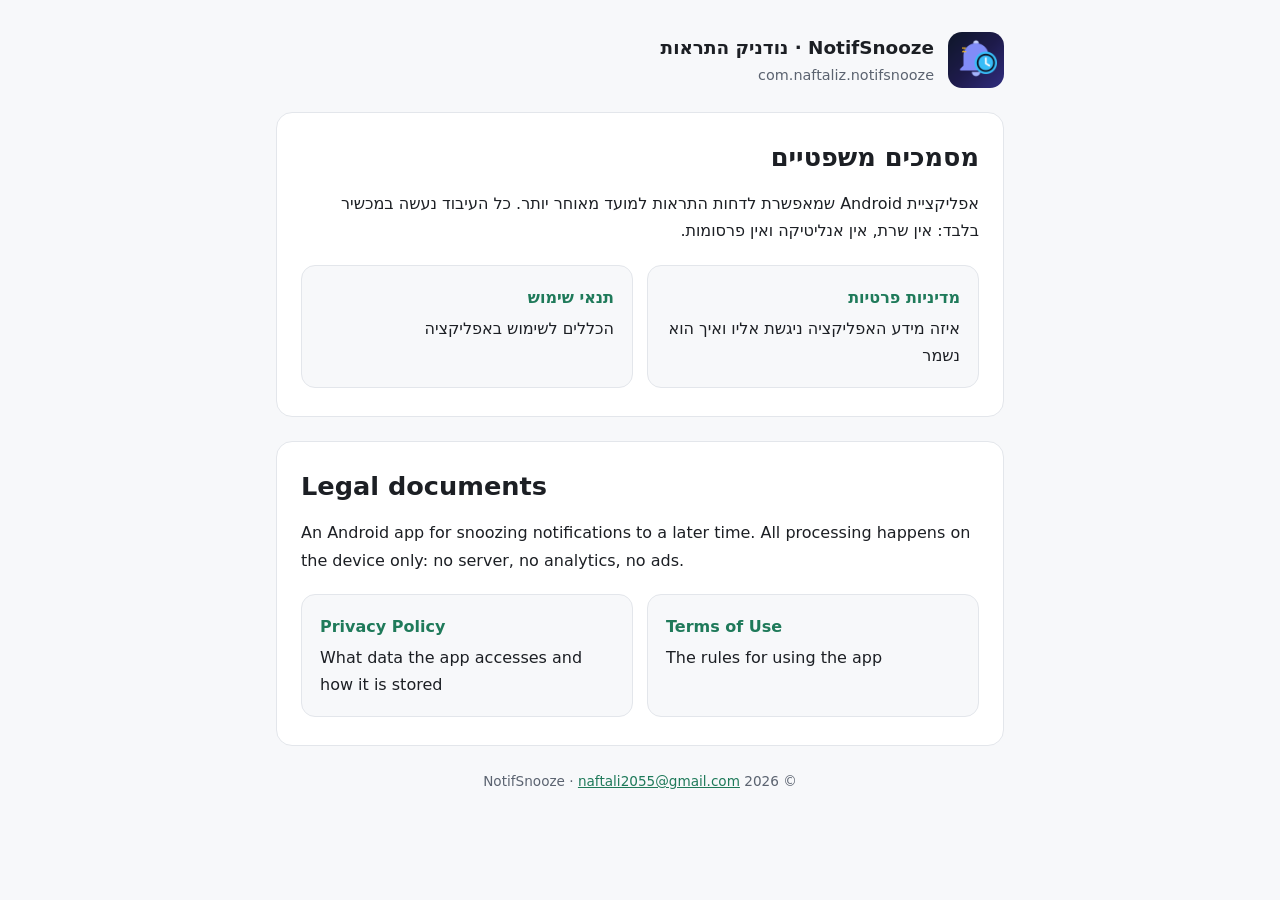
<file: index.html>
<!doctype html>
<html lang="he" dir="rtl">
<head>
<meta charset="utf-8">
<meta name="viewport" content="width=device-width, initial-scale=1">
<title>NotifSnooze – Legal</title>
<meta name="description" content="NotifSnooze (נודניק התראות) – Privacy Policy and Terms of Use">
<link rel="icon" href="icon.png">
<link rel="stylesheet" href="style.css">
</head>
<body>
<div class="wrap">
  <header class="top">
    <img src="icon.png" alt="">
    <div>
      <div class="name">NotifSnooze · נודניק התראות</div>
      <div class="sub">com.naftaliz.notifsnooze</div>
    </div>
  </header>

  <article lang="he">
    <h1>מסמכים משפטיים</h1>
    <p>אפליקציית Android שמאפשרת לדחות התראות למועד מאוחר יותר. כל העיבוד נעשה במכשיר בלבד: אין שרת, אין אנליטיקה ואין פרסומות.</p>
    <div class="cards">
      <a class="card" href="privacy.html"><strong>מדיניות פרטיות</strong>איזה מידע האפליקציה ניגשת אליו ואיך הוא נשמר</a>
      <a class="card" href="terms.html"><strong>תנאי שימוש</strong>הכללים לשימוש באפליקציה</a>
    </div>
  </article>

  <article lang="en">
    <h1>Legal documents</h1>
    <p>An Android app for snoozing notifications to a later time. All processing happens on the device only: no server, no analytics, no ads.</p>
    <div class="cards">
      <a class="card" href="privacy.html#en"><strong>Privacy Policy</strong>What data the app accesses and how it is stored</a>
      <a class="card" href="terms.html#en"><strong>Terms of Use</strong>The rules for using the app</a>
    </div>
  </article>

  <footer>© 2026 NotifSnooze · <a href="mailto:naftali2055@gmail.com">naftali2055@gmail.com</a></footer>
</div>
</body>
</html>
</file>
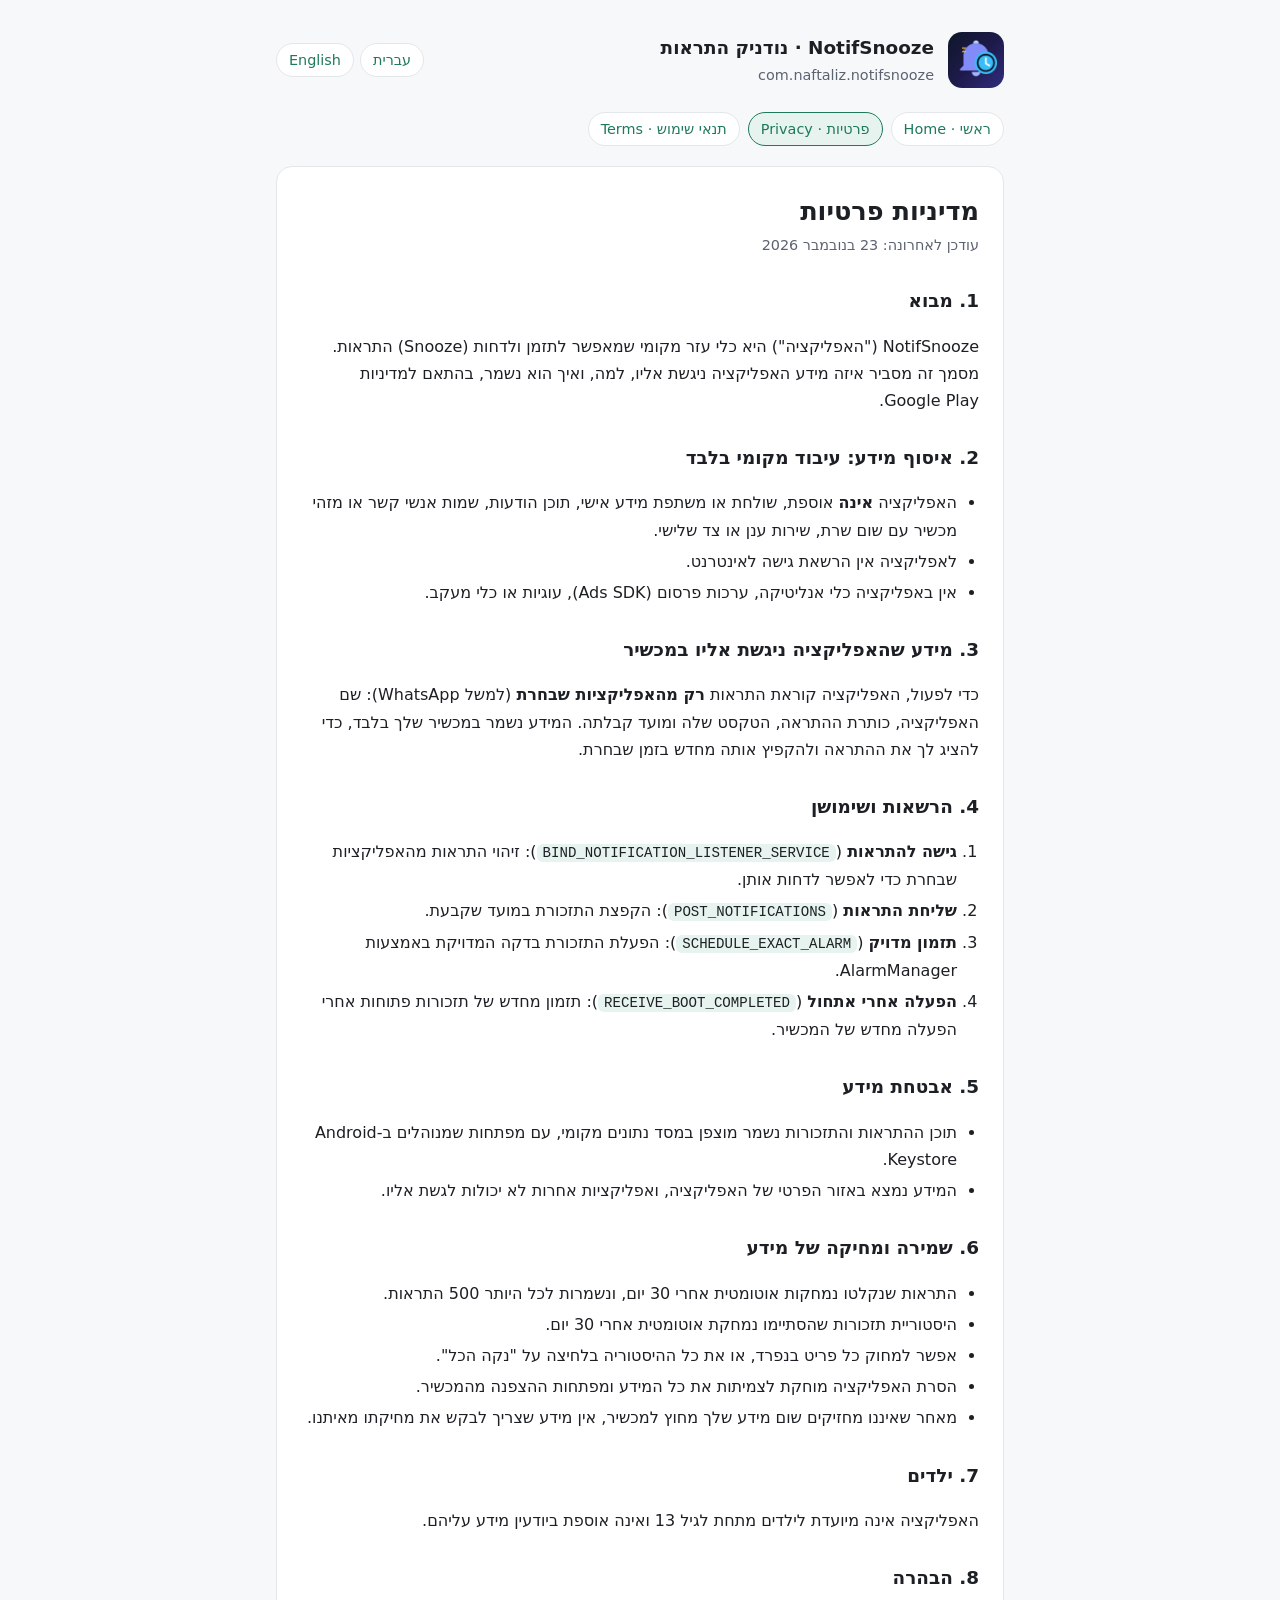
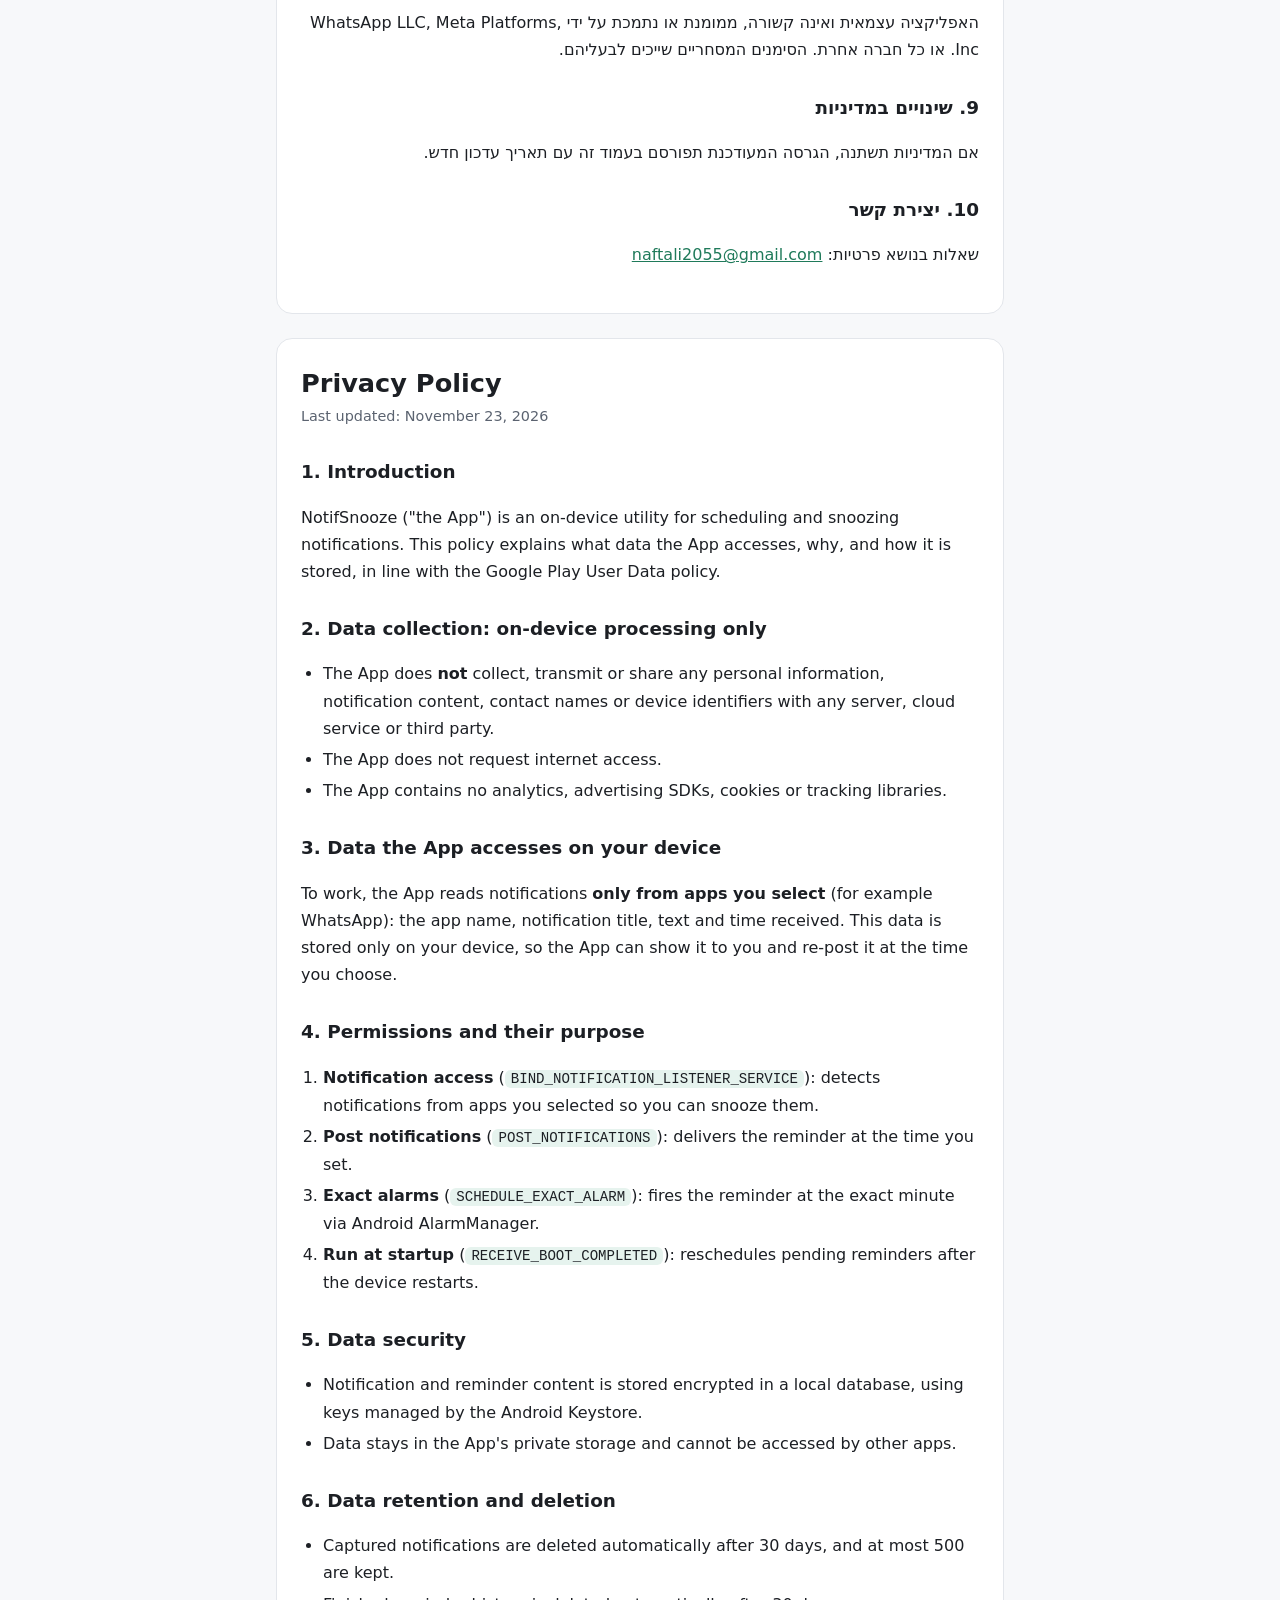
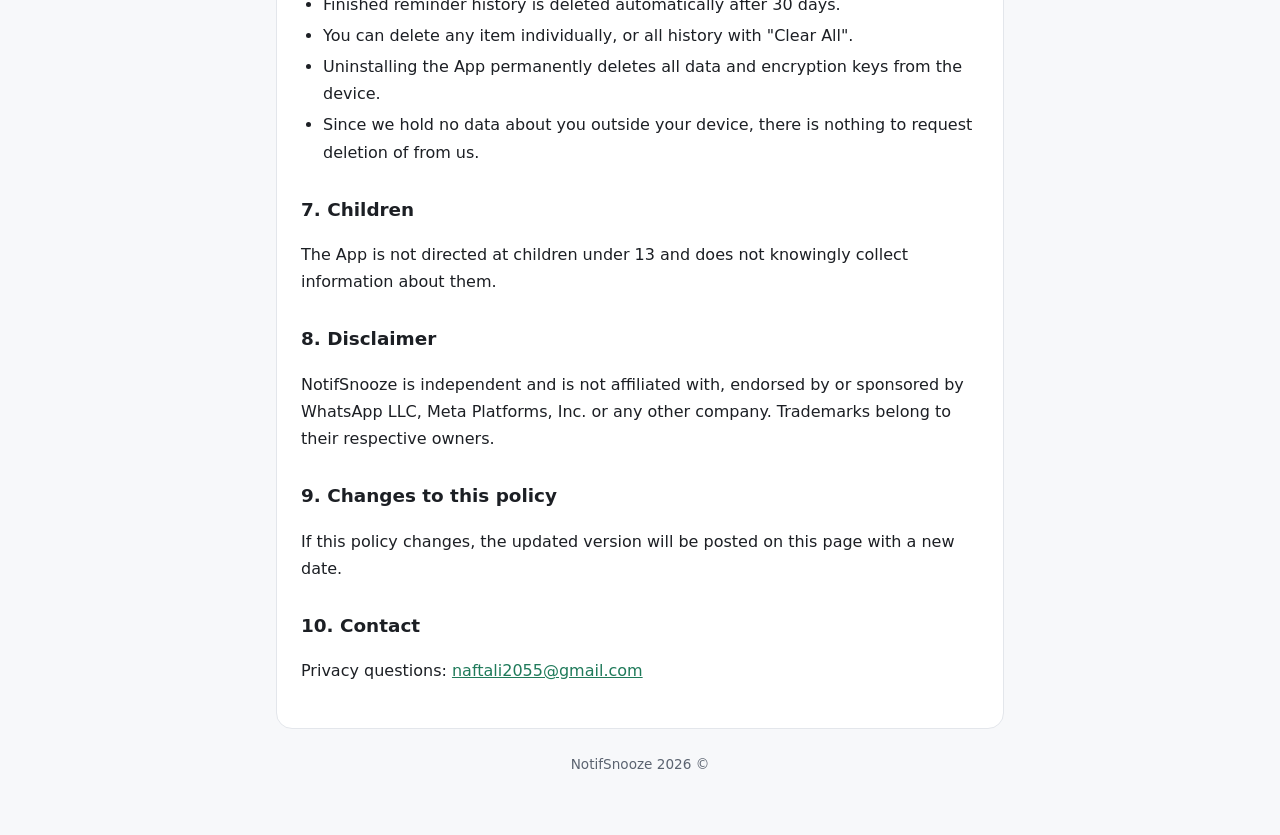
<file: privacy.html>
<!doctype html>
<html lang="he" dir="rtl">
<head>
<meta charset="utf-8">
<meta name="viewport" content="width=device-width, initial-scale=1">
<title>Privacy Policy – NotifSnooze</title>
<meta name="description" content="Privacy Policy for the NotifSnooze Android app (com.naftaliz.notifsnooze)">
<link rel="icon" href="icon.png">
<link rel="stylesheet" href="style.css">
</head>
<body>
<div class="wrap">
  <header class="top">
    <img src="icon.png" alt="">
    <div>
      <div class="name">NotifSnooze · נודניק התראות</div>
      <div class="sub">com.naftaliz.notifsnooze</div>
    </div>
    <nav class="lang"><a href="#he">עברית</a><a href="#en">English</a></nav>
  </header>
  <nav class="pages"><a href="index.html">ראשי · Home</a><a href="privacy.html" aria-current="page">פרטיות · Privacy</a><a href="terms.html">תנאי שימוש · Terms</a></nav>

  <article id="he" lang="he">
    <h1>מדיניות פרטיות</h1>
    <div class="meta">עודכן לאחרונה: 23 בנובמבר 2026</div>

    <h2>1. מבוא</h2>
    <p>NotifSnooze ("האפליקציה") היא כלי עזר מקומי שמאפשר לתזמן ולדחות (Snooze) התראות. מסמך זה מסביר איזה מידע האפליקציה ניגשת אליו, למה, ואיך הוא נשמר, בהתאם למדיניות Google Play.</p>

    <h2>2. איסוף מידע: עיבוד מקומי בלבד</h2>
    <ul>
      <li>האפליקציה <strong>אינה</strong> אוספת, שולחת או משתפת מידע אישי, תוכן הודעות, שמות אנשי קשר או מזהי מכשיר עם שום שרת, שירות ענן או צד שלישי.</li>
      <li>לאפליקציה אין הרשאת גישה לאינטרנט.</li>
      <li>אין באפליקציה כלי אנליטיקה, ערכות פרסום (Ads SDK), עוגיות או כלי מעקב.</li>
    </ul>

    <h2>3. מידע שהאפליקציה ניגשת אליו במכשיר</h2>
    <p>כדי לפעול, האפליקציה קוראת התראות <strong>רק מהאפליקציות שבחרת</strong> (למשל WhatsApp): שם האפליקציה, כותרת ההתראה, הטקסט שלה ומועד קבלתה. המידע נשמר במכשיר שלך בלבד, כדי להציג לך את ההתראה ולהקפיץ אותה מחדש בזמן שבחרת.</p>

    <h2>4. הרשאות ושימושן</h2>
    <ol>
      <li><strong>גישה להתראות</strong> (<code>BIND_NOTIFICATION_LISTENER_SERVICE</code>): זיהוי התראות מהאפליקציות שבחרת כדי לאפשר לדחות אותן.</li>
      <li><strong>שליחת התראות</strong> (<code>POST_NOTIFICATIONS</code>): הקפצת התזכורת במועד שקבעת.</li>
      <li><strong>תזמון מדויק</strong> (<code>SCHEDULE_EXACT_ALARM</code>): הפעלת התזכורת בדקה המדויקת באמצעות AlarmManager.</li>
      <li><strong>הפעלה אחרי אתחול</strong> (<code>RECEIVE_BOOT_COMPLETED</code>): תזמון מחדש של תזכורות פתוחות אחרי הפעלה מחדש של המכשיר.</li>
    </ol>

    <h2>5. אבטחת מידע</h2>
    <ul>
      <li>תוכן ההתראות והתזכורות נשמר מוצפן במסד נתונים מקומי, עם מפתחות שמנוהלים ב-Android Keystore.</li>
      <li>המידע נמצא באזור הפרטי של האפליקציה, ואפליקציות אחרות לא יכולות לגשת אליו.</li>
    </ul>

    <h2>6. שמירה ומחיקה של מידע</h2>
    <ul>
      <li>התראות שנקלטו נמחקות אוטומטית אחרי 30 יום, ונשמרות לכל היותר 500 התראות.</li>
      <li>היסטוריית תזכורות שהסתיימו נמחקת אוטומטית אחרי 30 יום.</li>
      <li>אפשר למחוק כל פריט בנפרד, או את כל ההיסטוריה בלחיצה על "נקה הכל".</li>
      <li>הסרת האפליקציה מוחקת לצמיתות את כל המידע ומפתחות ההצפנה מהמכשיר.</li>
      <li>מאחר שאיננו מחזיקים שום מידע שלך מחוץ למכשיר, אין מידע שצריך לבקש את מחיקתו מאיתנו.</li>
    </ul>

    <h2>7. ילדים</h2>
    <p>האפליקציה אינה מיועדת לילדים מתחת לגיל 13 ואינה אוספת ביודעין מידע עליהם.</p>

    <h2>8. הבהרה</h2>
    <p>האפליקציה עצמאית ואינה קשורה, ממומנת או נתמכת על ידי WhatsApp LLC, Meta Platforms, Inc. או כל חברה אחרת. הסימנים המסחריים שייכים לבעליהם.</p>

    <h2>9. שינויים במדיניות</h2>
    <p>אם המדיניות תשתנה, הגרסה המעודכנת תפורסם בעמוד זה עם תאריך עדכון חדש.</p>

    <h2>10. יצירת קשר</h2>
    <p>שאלות בנושא פרטיות: <a href="mailto:naftali2055@gmail.com">naftali2055@gmail.com</a></p>
  </article>

  <article id="en" lang="en">
    <h1>Privacy Policy</h1>
    <div class="meta">Last updated: November 23, 2026</div>

    <h2>1. Introduction</h2>
    <p>NotifSnooze ("the App") is an on-device utility for scheduling and snoozing notifications. This policy explains what data the App accesses, why, and how it is stored, in line with the Google Play User Data policy.</p>

    <h2>2. Data collection: on-device processing only</h2>
    <ul>
      <li>The App does <strong>not</strong> collect, transmit or share any personal information, notification content, contact names or device identifiers with any server, cloud service or third party.</li>
      <li>The App does not request internet access.</li>
      <li>The App contains no analytics, advertising SDKs, cookies or tracking libraries.</li>
    </ul>

    <h2>3. Data the App accesses on your device</h2>
    <p>To work, the App reads notifications <strong>only from apps you select</strong> (for example WhatsApp): the app name, notification title, text and time received. This data is stored only on your device, so the App can show it to you and re-post it at the time you choose.</p>

    <h2>4. Permissions and their purpose</h2>
    <ol>
      <li><strong>Notification access</strong> (<code>BIND_NOTIFICATION_LISTENER_SERVICE</code>): detects notifications from apps you selected so you can snooze them.</li>
      <li><strong>Post notifications</strong> (<code>POST_NOTIFICATIONS</code>): delivers the reminder at the time you set.</li>
      <li><strong>Exact alarms</strong> (<code>SCHEDULE_EXACT_ALARM</code>): fires the reminder at the exact minute via Android AlarmManager.</li>
      <li><strong>Run at startup</strong> (<code>RECEIVE_BOOT_COMPLETED</code>): reschedules pending reminders after the device restarts.</li>
    </ol>

    <h2>5. Data security</h2>
    <ul>
      <li>Notification and reminder content is stored encrypted in a local database, using keys managed by the Android Keystore.</li>
      <li>Data stays in the App's private storage and cannot be accessed by other apps.</li>
    </ul>

    <h2>6. Data retention and deletion</h2>
    <ul>
      <li>Captured notifications are deleted automatically after 30 days, and at most 500 are kept.</li>
      <li>Finished reminder history is deleted automatically after 30 days.</li>
      <li>You can delete any item individually, or all history with "Clear All".</li>
      <li>Uninstalling the App permanently deletes all data and encryption keys from the device.</li>
      <li>Since we hold no data about you outside your device, there is nothing to request deletion of from us.</li>
    </ul>

    <h2>7. Children</h2>
    <p>The App is not directed at children under 13 and does not knowingly collect information about them.</p>

    <h2>8. Disclaimer</h2>
    <p>NotifSnooze is independent and is not affiliated with, endorsed by or sponsored by WhatsApp LLC, Meta Platforms, Inc. or any other company. Trademarks belong to their respective owners.</p>

    <h2>9. Changes to this policy</h2>
    <p>If this policy changes, the updated version will be posted on this page with a new date.</p>

    <h2>10. Contact</h2>
    <p>Privacy questions: <a href="mailto:naftali2055@gmail.com">naftali2055@gmail.com</a></p>
  </article>

  <footer>© 2026 NotifSnooze</footer>
</div>
</body>
</html>
</file>
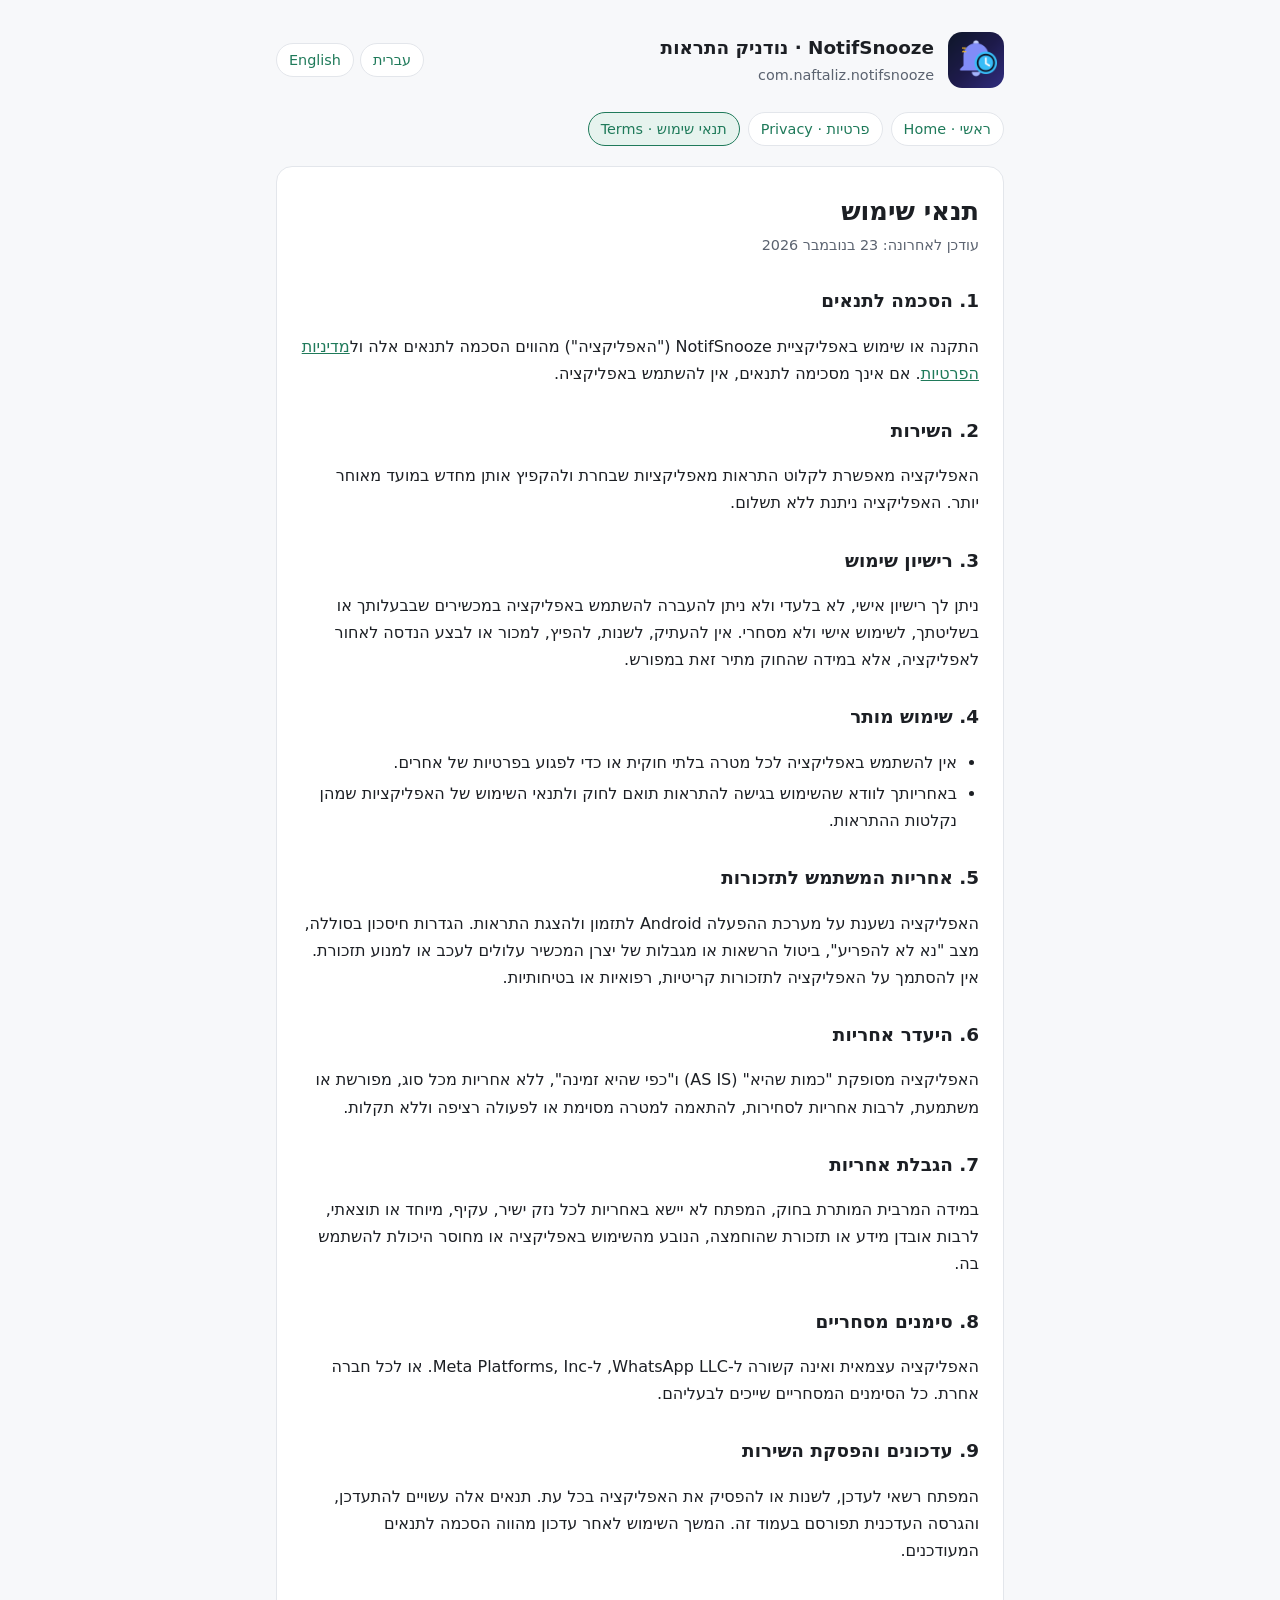
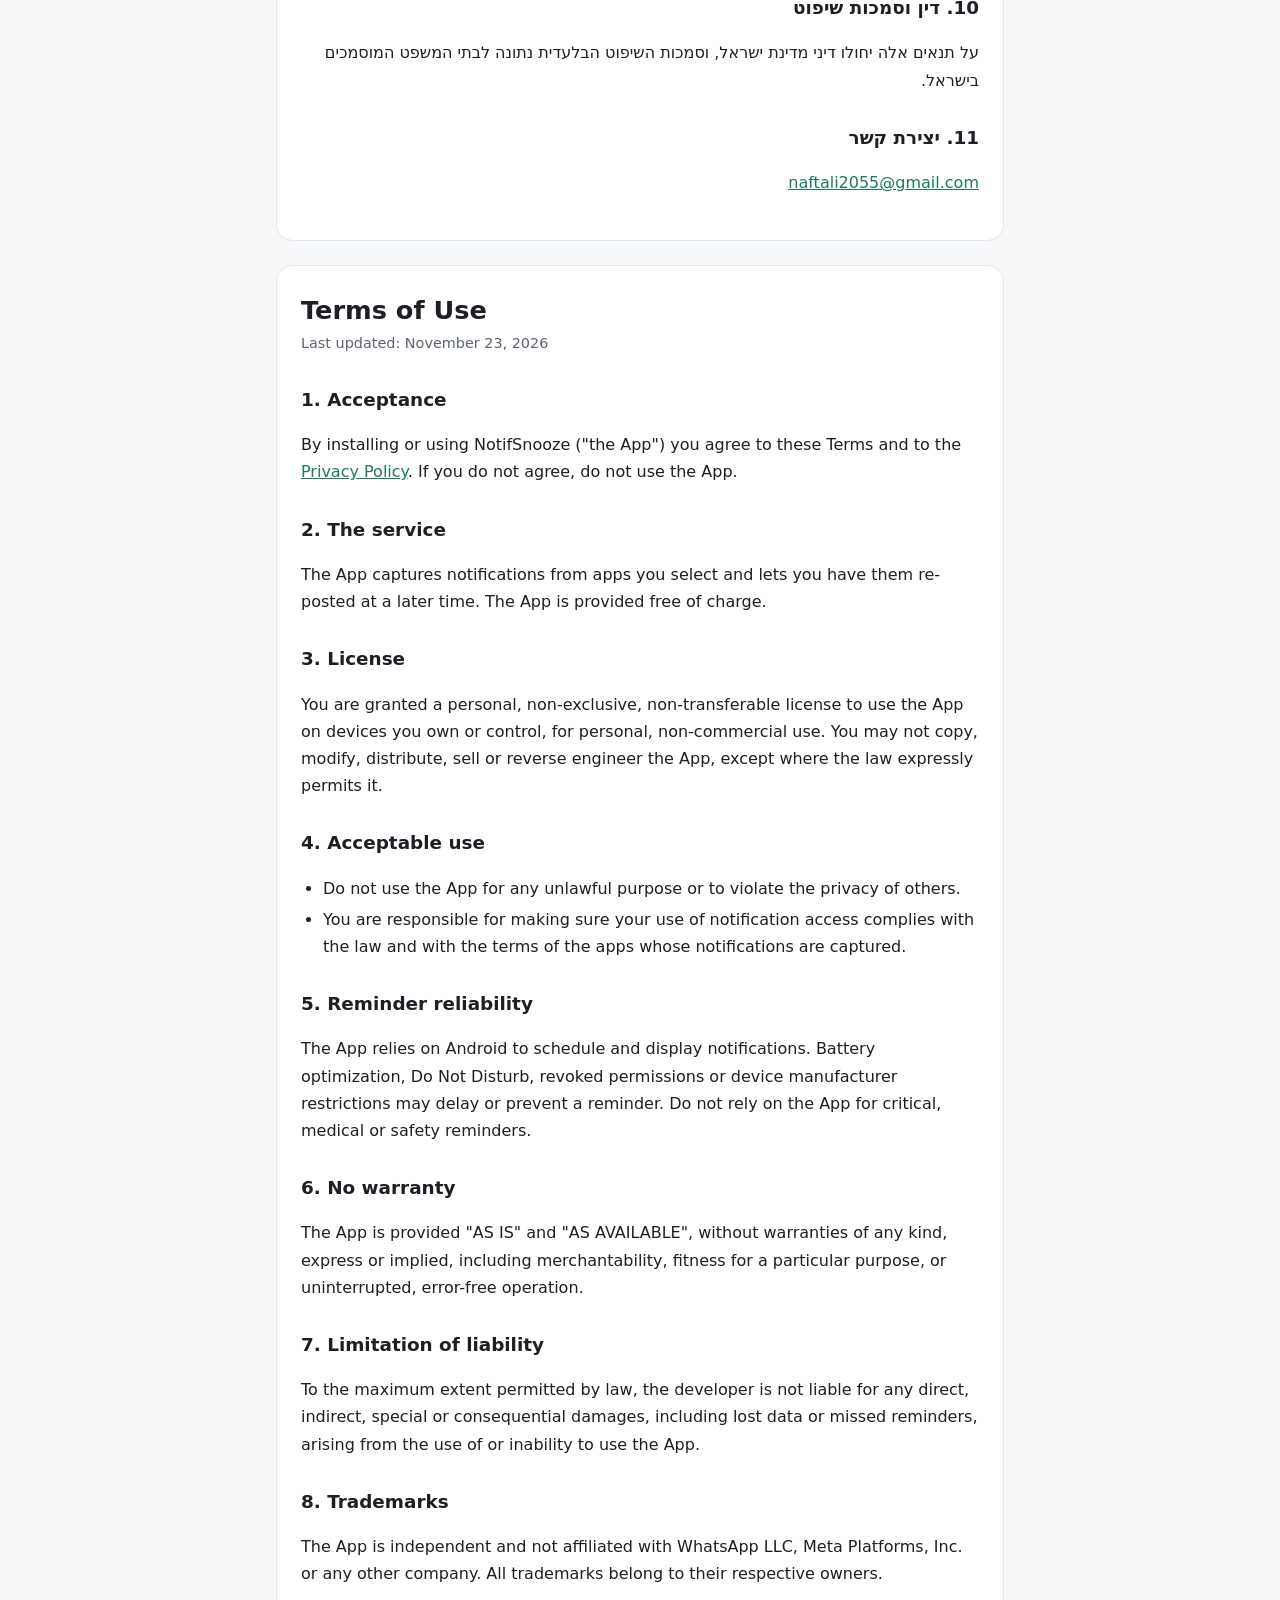
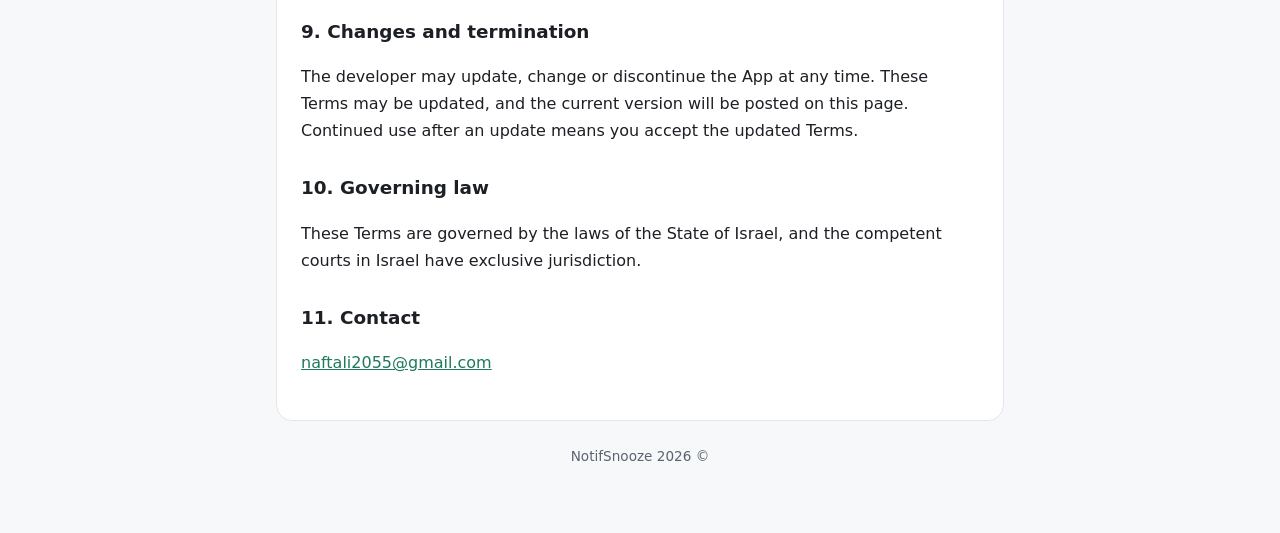
<file: terms.html>
<!doctype html>
<html lang="he" dir="rtl">
<head>
<meta charset="utf-8">
<meta name="viewport" content="width=device-width, initial-scale=1">
<title>Terms of Use – NotifSnooze</title>
<meta name="description" content="Terms of Use for the NotifSnooze Android app (com.naftaliz.notifsnooze)">
<link rel="icon" href="icon.png">
<link rel="stylesheet" href="style.css">
</head>
<body>
<div class="wrap">
  <header class="top">
    <img src="icon.png" alt="">
    <div>
      <div class="name">NotifSnooze · נודניק התראות</div>
      <div class="sub">com.naftaliz.notifsnooze</div>
    </div>
    <nav class="lang"><a href="#he">עברית</a><a href="#en">English</a></nav>
  </header>
  <nav class="pages"><a href="index.html">ראשי · Home</a><a href="privacy.html">פרטיות · Privacy</a><a href="terms.html" aria-current="page">תנאי שימוש · Terms</a></nav>

  <article id="he" lang="he">
    <h1>תנאי שימוש</h1>
    <div class="meta">עודכן לאחרונה: 23 בנובמבר 2026</div>

    <h2>1. הסכמה לתנאים</h2>
    <p>התקנה או שימוש באפליקציית NotifSnooze ("האפליקציה") מהווים הסכמה לתנאים אלה ול<a href="privacy.html">מדיניות הפרטיות</a>. אם אינך מסכימה לתנאים, אין להשתמש באפליקציה.</p>

    <h2>2. השירות</h2>
    <p>האפליקציה מאפשרת לקלוט התראות מאפליקציות שבחרת ולהקפיץ אותן מחדש במועד מאוחר יותר. האפליקציה ניתנת ללא תשלום.</p>

    <h2>3. רישיון שימוש</h2>
    <p>ניתן לך רישיון אישי, לא בלעדי ולא ניתן להעברה להשתמש באפליקציה במכשירים שבבעלותך או בשליטתך, לשימוש אישי ולא מסחרי. אין להעתיק, לשנות, להפיץ, למכור או לבצע הנדסה לאחור לאפליקציה, אלא במידה שהחוק מתיר זאת במפורש.</p>

    <h2>4. שימוש מותר</h2>
    <ul>
      <li>אין להשתמש באפליקציה לכל מטרה בלתי חוקית או כדי לפגוע בפרטיות של אחרים.</li>
      <li>באחריותך לוודא שהשימוש בגישה להתראות תואם לחוק ולתנאי השימוש של האפליקציות שמהן נקלטות ההתראות.</li>
    </ul>

    <h2>5. אחריות המשתמש לתזכורות</h2>
    <p>האפליקציה נשענת על מערכת ההפעלה Android לתזמון ולהצגת התראות. הגדרות חיסכון בסוללה, מצב "נא לא להפריע", ביטול הרשאות או מגבלות של יצרן המכשיר עלולים לעכב או למנוע תזכורת. אין להסתמך על האפליקציה לתזכורות קריטיות, רפואיות או בטיחותיות.</p>

    <h2>6. היעדר אחריות</h2>
    <p>האפליקציה מסופקת "כמות שהיא" (AS IS) ו"כפי שהיא זמינה", ללא אחריות מכל סוג, מפורשת או משתמעת, לרבות אחריות לסחירות, להתאמה למטרה מסוימת או לפעולה רציפה וללא תקלות.</p>

    <h2>7. הגבלת אחריות</h2>
    <p>במידה המרבית המותרת בחוק, המפתח לא יישא באחריות לכל נזק ישיר, עקיף, מיוחד או תוצאתי, לרבות אובדן מידע או תזכורת שהוחמצה, הנובע מהשימוש באפליקציה או מחוסר היכולת להשתמש בה.</p>

    <h2>8. סימנים מסחריים</h2>
    <p>האפליקציה עצמאית ואינה קשורה ל-WhatsApp LLC, ל-Meta Platforms, Inc. או לכל חברה אחרת. כל הסימנים המסחריים שייכים לבעליהם.</p>

    <h2>9. עדכונים והפסקת השירות</h2>
    <p>המפתח רשאי לעדכן, לשנות או להפסיק את האפליקציה בכל עת. תנאים אלה עשויים להתעדכן, והגרסה העדכנית תפורסם בעמוד זה. המשך השימוש לאחר עדכון מהווה הסכמה לתנאים המעודכנים.</p>

    <h2>10. דין וסמכות שיפוט</h2>
    <p>על תנאים אלה יחולו דיני מדינת ישראל, וסמכות השיפוט הבלעדית נתונה לבתי המשפט המוסמכים בישראל.</p>

    <h2>11. יצירת קשר</h2>
    <p><a href="mailto:naftali2055@gmail.com">naftali2055@gmail.com</a></p>
  </article>

  <article id="en" lang="en">
    <h1>Terms of Use</h1>
    <div class="meta">Last updated: November 23, 2026</div>

    <h2>1. Acceptance</h2>
    <p>By installing or using NotifSnooze ("the App") you agree to these Terms and to the <a href="privacy.html#en">Privacy Policy</a>. If you do not agree, do not use the App.</p>

    <h2>2. The service</h2>
    <p>The App captures notifications from apps you select and lets you have them re-posted at a later time. The App is provided free of charge.</p>

    <h2>3. License</h2>
    <p>You are granted a personal, non-exclusive, non-transferable license to use the App on devices you own or control, for personal, non-commercial use. You may not copy, modify, distribute, sell or reverse engineer the App, except where the law expressly permits it.</p>

    <h2>4. Acceptable use</h2>
    <ul>
      <li>Do not use the App for any unlawful purpose or to violate the privacy of others.</li>
      <li>You are responsible for making sure your use of notification access complies with the law and with the terms of the apps whose notifications are captured.</li>
    </ul>

    <h2>5. Reminder reliability</h2>
    <p>The App relies on Android to schedule and display notifications. Battery optimization, Do Not Disturb, revoked permissions or device manufacturer restrictions may delay or prevent a reminder. Do not rely on the App for critical, medical or safety reminders.</p>

    <h2>6. No warranty</h2>
    <p>The App is provided "AS IS" and "AS AVAILABLE", without warranties of any kind, express or implied, including merchantability, fitness for a particular purpose, or uninterrupted, error-free operation.</p>

    <h2>7. Limitation of liability</h2>
    <p>To the maximum extent permitted by law, the developer is not liable for any direct, indirect, special or consequential damages, including lost data or missed reminders, arising from the use of or inability to use the App.</p>

    <h2>8. Trademarks</h2>
    <p>The App is independent and not affiliated with WhatsApp LLC, Meta Platforms, Inc. or any other company. All trademarks belong to their respective owners.</p>

    <h2>9. Changes and termination</h2>
    <p>The developer may update, change or discontinue the App at any time. These Terms may be updated, and the current version will be posted on this page. Continued use after an update means you accept the updated Terms.</p>

    <h2>10. Governing law</h2>
    <p>These Terms are governed by the laws of the State of Israel, and the competent courts in Israel have exclusive jurisdiction.</p>

    <h2>11. Contact</h2>
    <p><a href="mailto:naftali2055@gmail.com">naftali2055@gmail.com</a></p>
  </article>

  <footer>© 2026 NotifSnooze</footer>
</div>
</body>
</html>
</file>
<file: style.css>
:root {
  --bg: #f7f8fa;
  --surface: #ffffff;
  --text: #1c1f24;
  --muted: #5b6370;
  --border: #e3e6eb;
  --accent: #1f7a5a;
  --accent-soft: #e6f3ee;
  color-scheme: light;
}
@media (prefers-color-scheme: dark) {
  :root {
    --bg: #111418;
    --surface: #1a1e24;
    --text: #e8eaed;
    --muted: #9aa3ae;
    --border: #2a3038;
    --accent: #5cc79e;
    --accent-soft: #1c2e27;
    color-scheme: dark;
  }
}
* { box-sizing: border-box; }
html { -webkit-text-size-adjust: 100%; }
body {
  margin: 0;
  background: var(--bg);
  color: var(--text);
  font-family: "Rubik", "Segoe UI", system-ui, -apple-system, Arial, sans-serif;
  line-height: 1.7;
  font-size: 16px;
}
.wrap { max-width: 760px; margin: 0 auto; padding: 32px 16px 64px; }
header.top { display: flex; align-items: center; gap: 14px; margin-bottom: 24px; }
header.top img { width: 56px; height: 56px; border-radius: 14px; }
header.top .name { font-weight: 700; font-size: 1.15rem; }
header.top .sub { color: var(--muted); font-size: .9rem; }
nav.lang { margin-inline-start: auto; display: flex; gap: 6px; }
nav.lang a, nav.pages a {
  text-decoration: none; color: var(--accent); border: 1px solid var(--border);
  padding: 4px 12px; border-radius: 999px; font-size: .9rem; background: var(--surface);
}
nav.pages { display: flex; gap: 8px; flex-wrap: wrap; margin-bottom: 20px; }
nav.pages a[aria-current="page"] { background: var(--accent-soft); border-color: var(--accent); }
article {
  background: var(--surface); border: 1px solid var(--border);
  border-radius: 16px; padding: 28px 24px; margin-bottom: 24px;
}
h1 { font-size: 1.6rem; margin: 0 0 4px; line-height: 1.3; }
h2 { font-size: 1.15rem; margin: 28px 0 8px; }
.meta { color: var(--muted); font-size: .9rem; margin-bottom: 8px; }
ul, ol { padding-inline-start: 22px; }
li { margin: 4px 0; }
code { background: var(--accent-soft); padding: 1px 6px; border-radius: 6px; font-size: .88em; word-break: break-all; }
a { color: var(--accent); }
.cards { display: grid; gap: 14px; grid-template-columns: repeat(auto-fit, minmax(220px, 1fr)); margin-top: 20px; }
.card {
  display: block; text-decoration: none; color: inherit; background: var(--bg);
  border: 1px solid var(--border); border-radius: 14px; padding: 18px;
}
.card:hover { border-color: var(--accent); }
.card strong { display: block; color: var(--accent); margin-bottom: 4px; }
footer { color: var(--muted); font-size: .85rem; text-align: center; }
[lang="en"] { direction: ltr; text-align: left; }
[lang="he"] { direction: rtl; text-align: right; }
</file>
